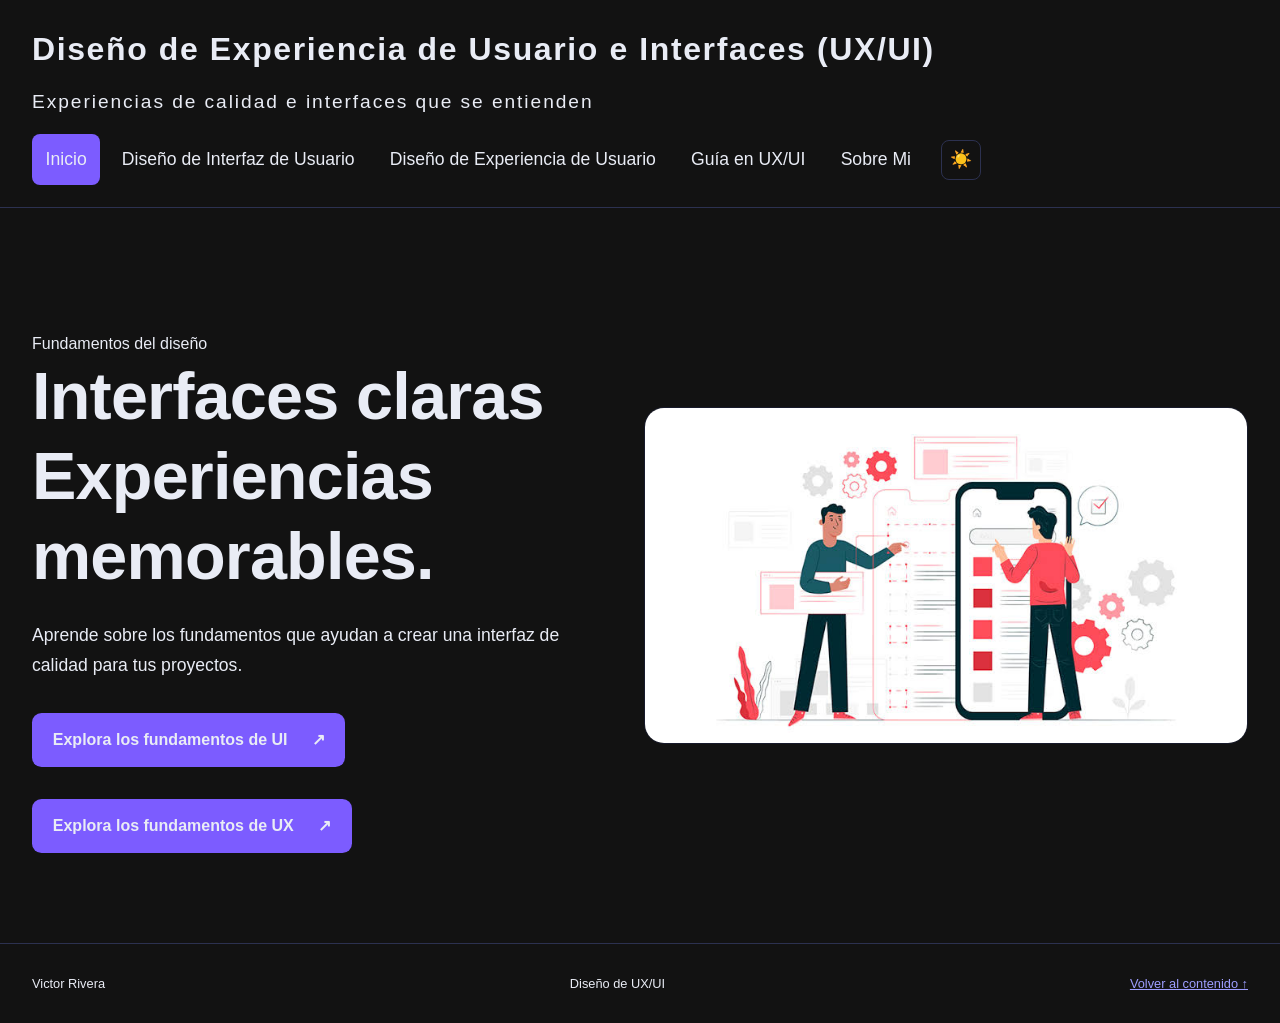
<file: index.html>
<!DOCTYPE html>
<html lang="es">
<head>
    <meta charset="UTF-8">
    <meta name="viewport" content="width=device-width, initial-scale=1.0">
    <title>Inicio | Parcial 2 - Victor Rivera</title>
    <script>(function(){var t=localStorage.getItem('tema');if(t)document.documentElement.setAttribute('data-theme',t);})();</script>
    <link rel="stylesheet" href="css/estilos.css">
</head>
<body>
    <a class="skip-link" href="#contenido">Saltar al contenido</a>
    <header class="site-header">
        <div class="container header-layout">
            <a class="brand" href="index.html">Diseño de Experiencia de Usuario e Interfaces (UX/UI)<span class="brand-subtitle">Experiencias de calidad e interfaces que se entienden</span></a>
            <nav aria-label="Navegación principal">
                <ul class="nav-list">
                    <li><a href="index.html" class="activo" aria-current="page">Inicio</a></li>
                    <li><a href="ui.html">Diseño de Interfaz de Usuario</a></li>
                    <li><a href="ux.html">Diseño de Experiencia de Usuario</a></li>
                    <li><a href="guia.html">Guía en UX/UI</a></li>                 
                    <li><a href="sobreMi.html">Sobre Mi</a></li>
                    <li><button type="button" class="theme-toggle" aria-label="Cambiar modo de color" aria-pressed="false" title="Cambiar modo de color">☀️</button></li>
                </ul>
            </nav>
        </div>
    </header>
    <main id="contenido" class="container" tabindex="-1">
        <section class="hero" aria-labelledby="hero-title">
            <div class="hero-copy">
                <p class="eyebrow">Fundamentos del diseño</p>
                <h1 id="hero-title">Interfaces claras<br><span>Experiencias memorables.</span></h1>
                <p class="lead">Aprende sobre los fundamentos que ayudan a crear una interfaz de calidad para tus proyectos.</p>
                <div class="actions"><a class="button" href="ui.html">Explora los fundamentos de UI <span aria-hidden="true">↗</span></a></div>
                <div class="actions"><a class="button" href="ux.html">Explora los fundamentos de UX <span aria-hidden="true">↗</span></a></div>
            </div>
            <figure class="hero-image">
                <img src="img/Diseño.jpg" width="604" height="340" alt="Portada de la pagina">
            </figure>
        </section>
    </main>

    <footer class="site-footer">
        <div class="container footer-layout"><p>Victor Rivera</p><p>Diseño de UX/UI</p><a href="#contenido">Volver al contenido ↑</a></div>
    </footer>
<script src="js/tema.js" defer></script>
</body>
</html>
</file>
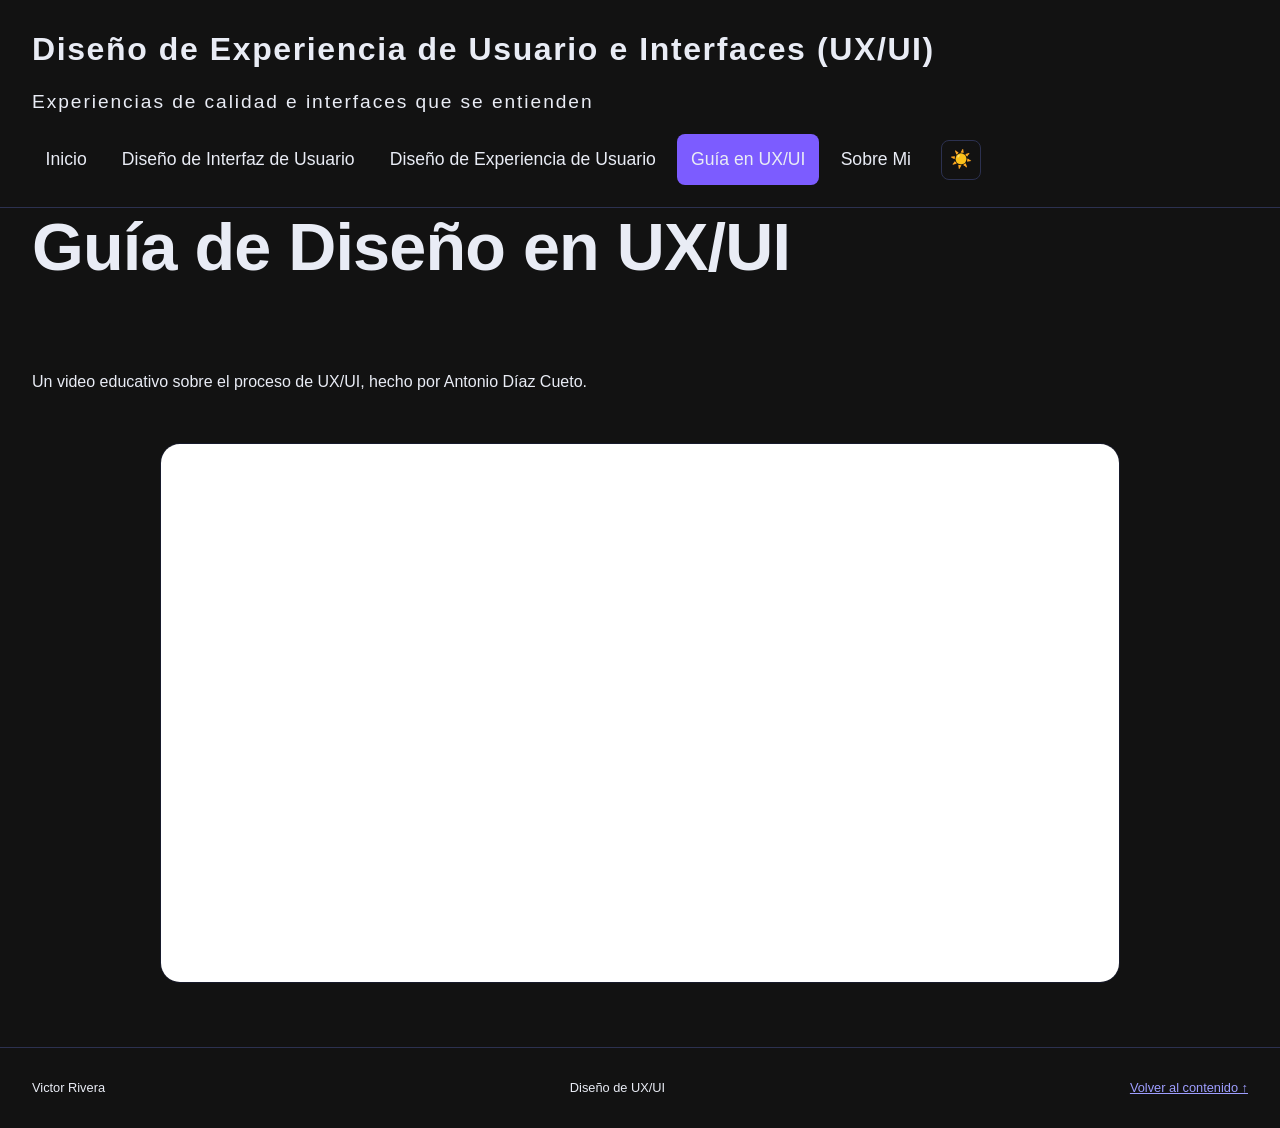
<file: guia.html>
<!DOCTYPE html>
<html lang="es">
<head>
    <meta charset="UTF-8">
    <meta name="viewport" content="width=device-width, initial-scale=1.0">
    <title>Guía | Parcial 2 - Victor Rivera</title>
    <script>(function(){var t=localStorage.getItem('tema');if(t)document.documentElement.setAttribute('data-theme',t);})();</script>
    <link rel="stylesheet" href="css/estilos.css">

</head>
<body>
    <a class="skip-link" href="#contenido">Saltar al contenido</a>
    <header class="site-header">
        <div class="container header-layout">
            <a class="brand" href="index.html">Diseño de Experiencia de Usuario e Interfaces (UX/UI)<span class="brand-subtitle">Experiencias de calidad e interfaces que se entienden</span></a>
            <nav aria-label="Navegación principal">
                <ul class="nav-list">
                    <li><a href="index.html">Inicio</a></li>
                    <li><a href="ui.html">Diseño de Interfaz de Usuario</a></li>
                    <li><a href="ux.html">Diseño de Experiencia de Usuario</a></li>
                    <li><a href="guia.html" class="activo" aria-current="page">Guía en UX/UI</a></li>                 
                    <li><a href="sobreMi.html">Sobre Mi</a></li>
                    <li><button type="button" class="theme-toggle" aria-label="Cambiar modo de color" aria-pressed="false" title="Cambiar modo de color">☀️</button></li>
                </ul>
            </nav>
        </div>
    </header> 

<main id="contenido" class="container" tabindex="-1">
        <section class="page-intro" aria-labelledby="info-title"><h1 id="info-title">Guía de Diseño en UX/UI</h1></section>
        <p>Un video educativo sobre el proceso de UX/UI, hecho por Antonio Díaz Cueto.</p>
        <section class="video-section" aria-labelledby="player-title">
            <div class="video-frame"><iframe src="https://www.youtube.com/embed/F4Wy8WkVmyA" title="Reproductor de la guía en YouTube" width="560" height="315" loading="lazy" allow="accelerometer; autoplay; clipboard-write; encrypted-media; gyroscope; picture-in-picture; web-share" referrerpolicy="strict-origin-when-cross-origin" allowfullscreen></iframe></div>
        </section>
</main>
    
    <footer class="site-footer">
        <div class="container footer-layout"><p>Victor Rivera</p><p>Diseño de UX/UI</p><a href="#contenido">Volver al contenido ↑</a></div>
    </footer>

<script src="js/tema.js" defer></script>
</body>
</html>
</file>
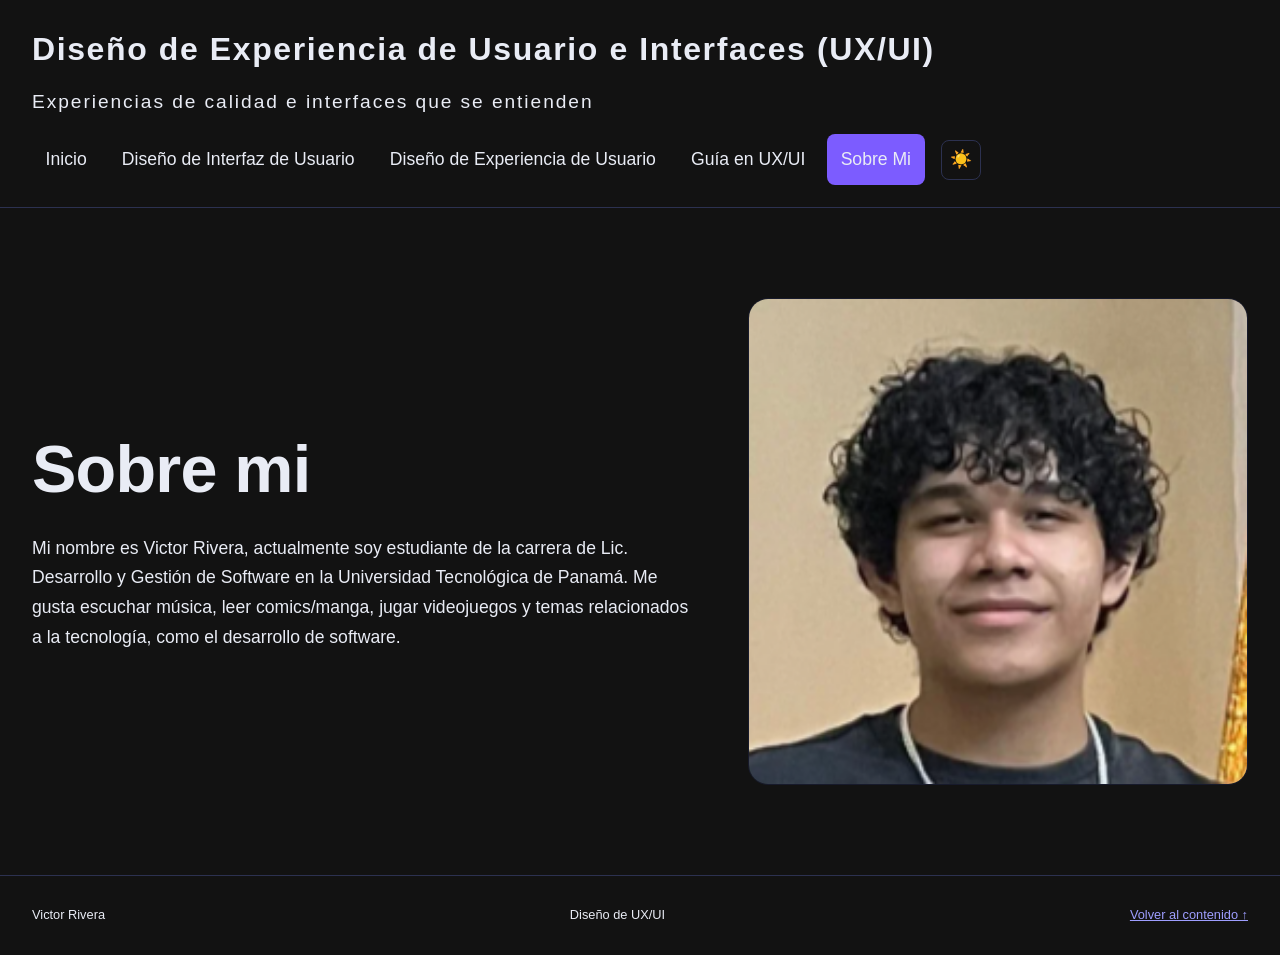
<file: sobreMi.html>
<!DOCTYPE html>
<html lang="es">
<head>
    <meta charset="UTF-8">
    <meta name="viewport" content="width=device-width, initial-scale=1.0">
    <title>Sobre Mi | Parcial 2 - Victor Rivera</title>
    <script>(function(){var t=localStorage.getItem('tema');if(t)document.documentElement.setAttribute('data-theme',t);})();</script>
    <link rel="stylesheet" href="css/estilos.css">
</head>
<body>
 <a class="skip-link" href="#contenido">Saltar al contenido</a>
    <header class="site-header">
        <div class="container header-layout">
            <a class="brand" href="index.html">Diseño de Experiencia de Usuario e Interfaces (UX/UI)<span class="brand-subtitle">Experiencias de calidad e interfaces que se entienden</span></a>
            <nav aria-label="Navegación principal">
                <ul class="nav-list">
                    <li><a href="index.html">Inicio</a></li>
                    <li><a href="ui.html">Diseño de Interfaz de Usuario</a></li>
                    <li><a href="ux.html">Diseño de Experiencia de Usuario</a></li>
                    <li><a href="guia.html">Guía en UX/UI</a></li>                 
                    <li><a href="sobreMi.html" class="activo" aria-current="page">Sobre Mi</a></li>
                    <li><button type="button" class="theme-toggle" aria-label="Cambiar modo de color" aria-pressed="false" title="Cambiar modo de color">☀️</button></li>
                </ul>
            </nav>
        </div>
    </header>

<main id="contenido" class="container" tabindex="-1">
        <section class="hero" aria-labelledby="hero-title">
            <div class="hero-copy">
                <h1 id="hero-title">Sobre mi<br></h1>
                <p class="lead">Mi nombre es Victor Rivera, actualmente soy estudiante de la carrera de Lic. Desarrollo y Gestión de Software en la 
                    Universidad Tecnológica de Panamá. Me gusta escuchar música, leer comics/manga, jugar videojuegos y temas relacionados a la tecnología, como el desarrollo de software.
                </p>   
            </div>
            <figure class="hero-image">
                <img src="img/Autor.png" width="500" height="200" alt="Victor Rivera">
            </figure>
        </section>
    </main>

    <footer class="site-footer">
        <div class="container footer-layout"><p>Victor Rivera</p><p>Diseño de UX/UI</p><a href="#contenido">Volver al contenido ↑</a></div>
    </footer>

<script src="js/tema.js" defer></script>

</body>
</html>
</file>
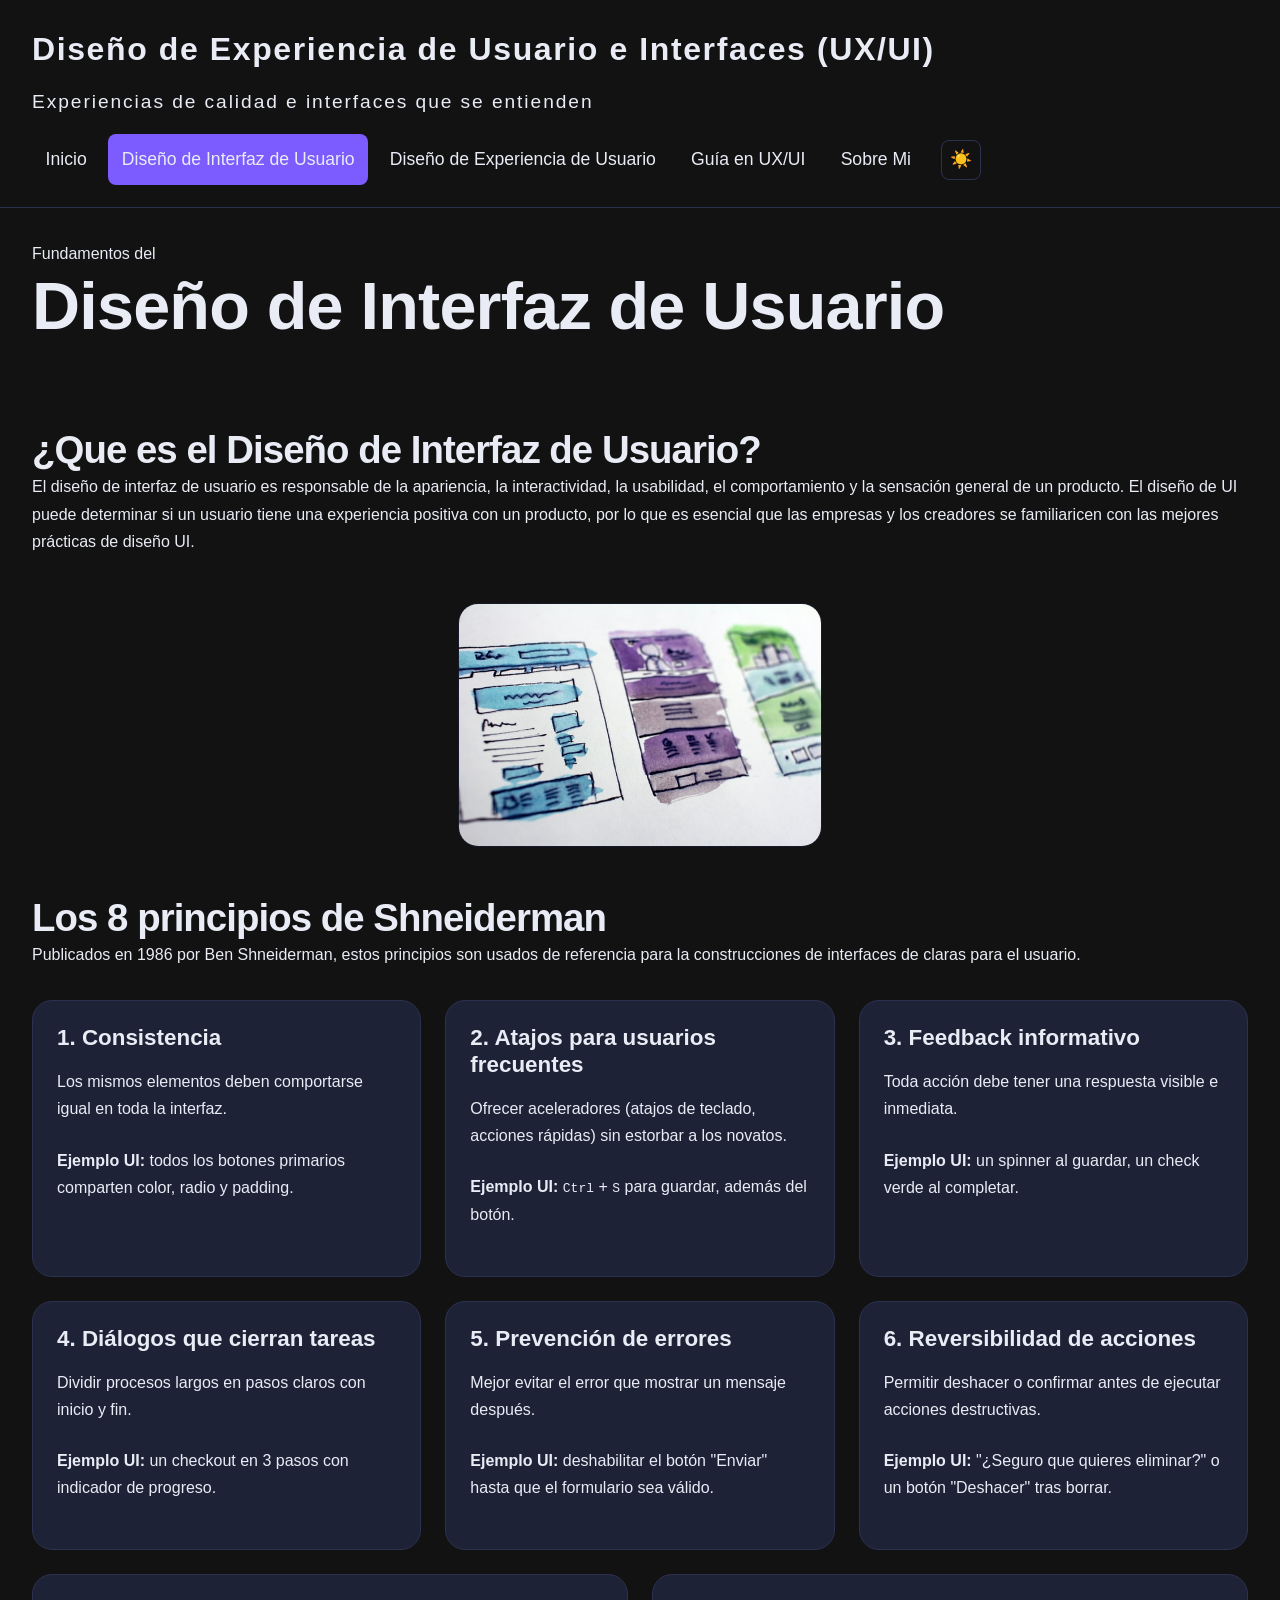
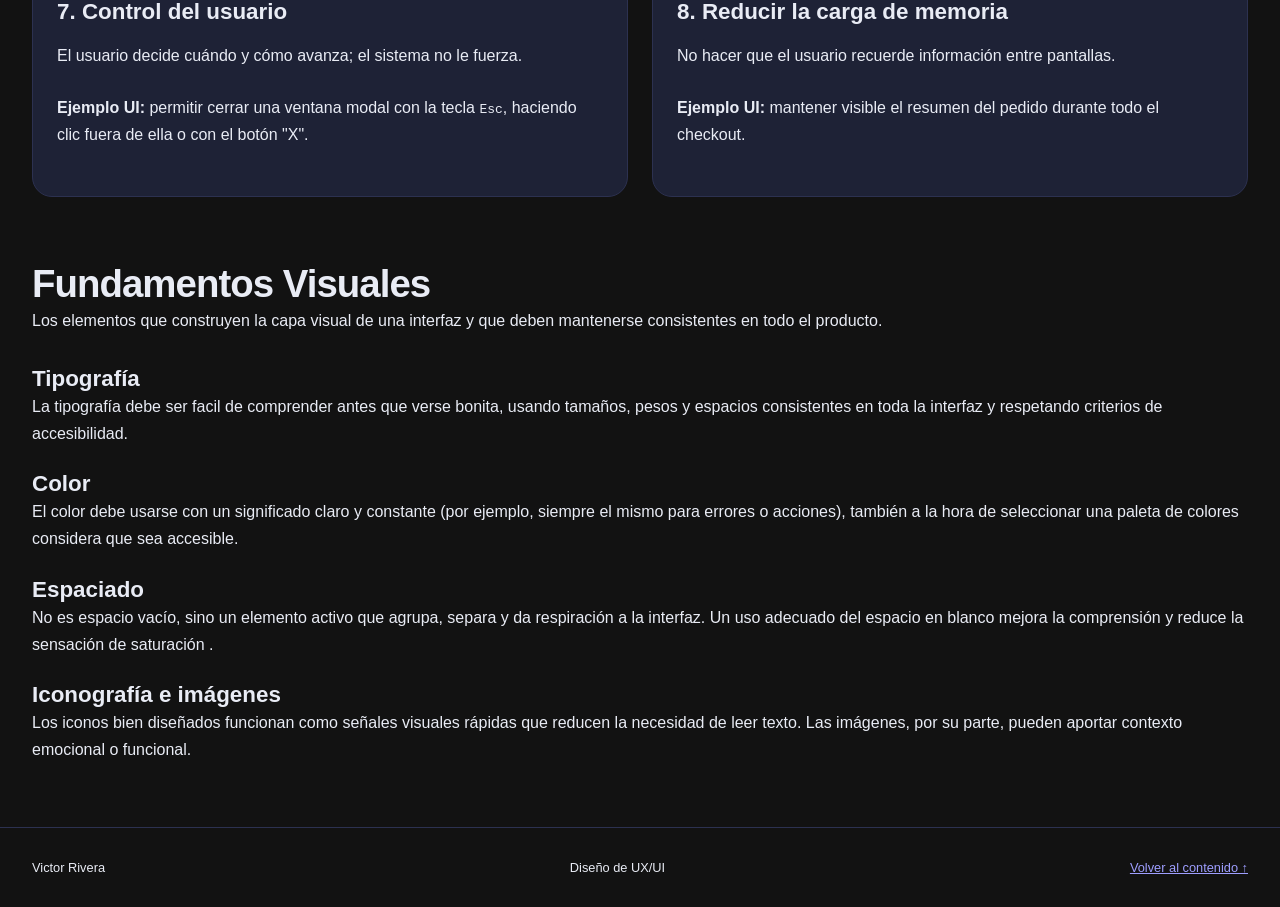
<file: ui.html>
<!DOCTYPE html>
<html lang="es">
<head>
    <meta charset="UTF-8">
    <meta name="viewport" content="width=device-width, initial-scale=1.0">
    <title>UI | Parcial 2 - Victor Rivera</title>
    <script>(function(){var t=localStorage.getItem('tema');if(t)document.documentElement.setAttribute('data-theme',t);})();</script>
    <link rel="stylesheet" href="css/estilos.css">
</head>


<body>
     <a class="skip-link" href="#contenido">Saltar al contenido</a>
    <header class="site-header">
        <div class="container header-layout">
            <a class="brand" href="index.html">Diseño de Experiencia de Usuario e Interfaces (UX/UI)<span class="brand-subtitle">Experiencias de calidad e interfaces que se entienden</span></a>
            <nav aria-label="Navegación principal">
                <ul class="nav-list">
                    <li><a href="index.html">Inicio</a></li>
                    <li><a href="ui.html" class="activo" aria-current="page">Diseño de Interfaz de Usuario</a></li>
                    <li><a href="ux.html">Diseño de Experiencia de Usuario</a></li>
                    <li><a href="guia.html">Guía en UX/UI</a></li>                 
                    <li><a href="sobreMi.html">Sobre Mi</a></li>
                    <li><button type="button" class="theme-toggle" aria-label="Cambiar modo de color" aria-pressed="false" title="Cambiar modo de color">☀️</button></li>
                </ul>
            </nav>
        </div>
    </header>


    <main id="contenido" class="container" tabindex="-1">
        <section class="page-intro" aria-labelledby="info-title"><p class="eyebrow">Fundamentos del</p><h1 id="info-title">Diseño de Interfaz de Usuario</h1></section>
        <h2>¿Que es el Diseño de Interfaz de Usuario?</h2>
        <p>El diseño de interfaz de usuario es responsable de la apariencia, la interactividad, la usabilidad, el comportamiento y la sensación general de un producto. El diseño de UI puede determinar si un usuario tiene una experiencia positiva con un producto, por lo que es esencial que las empresas y los creadores se familiaricen con las mejores prácticas de diseño UI.</p>
        <figure class="image-body">
            <img src="img/ImagenUI.jpg" width="604" height="340" alt="Ejemplo de versiones de una interfaz">
        </figure>
        <h2>Los 8 principios de Shneiderman</h2>
        <p>Publicados en 1986 por Ben Shneiderman, estos principios son usados de referencia para la construcciones de interfaces de claras para el usuario.</p>

        
    <div class="grid-principios">

        <article class="card">
        <h3>1. Consistencia</h3>
        <p>Los mismos elementos deben comportarse igual en toda la interfaz.</p>
        <p class="ejemplo"><strong>Ejemplo UI:</strong> todos los botones primarios comparten color, radio y padding.</p>
        </article>

        <article class="card">
        <h3>2. Atajos para usuarios frecuentes</h3>
        <p>Ofrecer aceleradores (atajos de teclado, acciones rápidas) sin estorbar a los novatos.</p>
        <p class="ejemplo"><strong>Ejemplo UI:</strong> <kbd>Ctrl</kbd> + <kbd>S</kbd> para guardar, además del botón.</p>
        </article>

        <article class="card">
        <h3>3. Feedback informativo</h3>
        <p>Toda acción debe tener una respuesta visible e inmediata.</p>
        <p class="ejemplo"><strong>Ejemplo UI:</strong> un spinner al guardar, un check verde al completar.</p>
        </article>

        <article class="card">
        <h3>4. Diálogos que cierran tareas</h3>
        <p>Dividir procesos largos en pasos claros con inicio y fin.</p>
        <p class="ejemplo"><strong>Ejemplo UI:</strong> un checkout en 3 pasos con indicador de progreso.</p>
        </article>

        <article class="card">
        <h3>5. Prevención de errores</h3>
        <p>Mejor evitar el error que mostrar un mensaje después.</p>
        <p class="ejemplo"><strong>Ejemplo UI:</strong> deshabilitar el botón "Enviar" hasta que el formulario sea válido.</p>
        </article>

        <article class="card">
        <h3>6. Reversibilidad de acciones</h3>
        <p>Permitir deshacer o confirmar antes de ejecutar acciones destructivas.</p>
        <p class="ejemplo"><strong>Ejemplo UI:</strong> "¿Seguro que quieres eliminar?" o un botón "Deshacer" tras borrar.</p>
        </article>

        <article class="card">
        <h3>7. Control del usuario</h3>
        <p>El usuario decide cuándo y cómo avanza; el sistema no le fuerza.</p>
        <p class="ejemplo"><strong>Ejemplo UI:</strong>  permitir cerrar una ventana modal con la tecla <kbd>Esc</kbd>, haciendo clic fuera de ella o con el botón "X".</p>
        </article>

        <article class="card">
        <h3>8. Reducir la carga de memoria</h3>
        <p>No hacer que el usuario recuerde información entre pantallas.</p>
        <p class="ejemplo"><strong>Ejemplo UI:</strong> mantener visible el resumen del pedido durante todo el checkout.</p>
        </article>

  </div>


    <h2>Fundamentos Visuales</h2>
        <p>Los elementos que construyen la capa visual de una interfaz y que deben mantenerse consistentes en todo el producto.</p>

    <div class="fundamentos-lista">

        <article class="fundamento">
        <h3>Tipografía</h3>
        <p>
            La tipografía debe ser facil de comprender antes que verse bonita, usando tamaños, pesos
            y espacios consistentes en toda la interfaz y respetando criterios de accesibilidad.
        </p>
        </article>

        <article class="fundamento">
        <h3>Color</h3>
        <p>
            El color debe usarse con un significado claro y constante (por ejemplo, siempre el mismo para errores o acciones),
            también a la hora de seleccionar una paleta de colores considera que sea accesible.
        </p>
        </article>

        <article class="fundamento">
        <h3>Espaciado</h3>
        <p>
            No es espacio vacío, sino un elemento activo que agrupa, separa y da respiración a la interfaz.
            Un uso adecuado del espacio en blanco mejora la comprensión y reduce la sensación de saturación .
        </p>
        </article>

        <article class="fundamento">
        <h3>Iconografía e imágenes</h3>
        <p>
            Los iconos bien diseñados funcionan como señales visuales rápidas que reducen la necesidad de leer texto. 
            Las imágenes, por su parte, pueden aportar contexto emocional o funcional.
        </p>
        </article>
    </div>
    </main>

    <footer class="site-footer">
        <div class="container footer-layout"><p>Victor Rivera</p><p>Diseño de UX/UI</p><a href="#contenido">Volver al contenido ↑</a></div>
    </footer>

<script src="js/tema.js" defer></script>

</body>
</html>
</file>
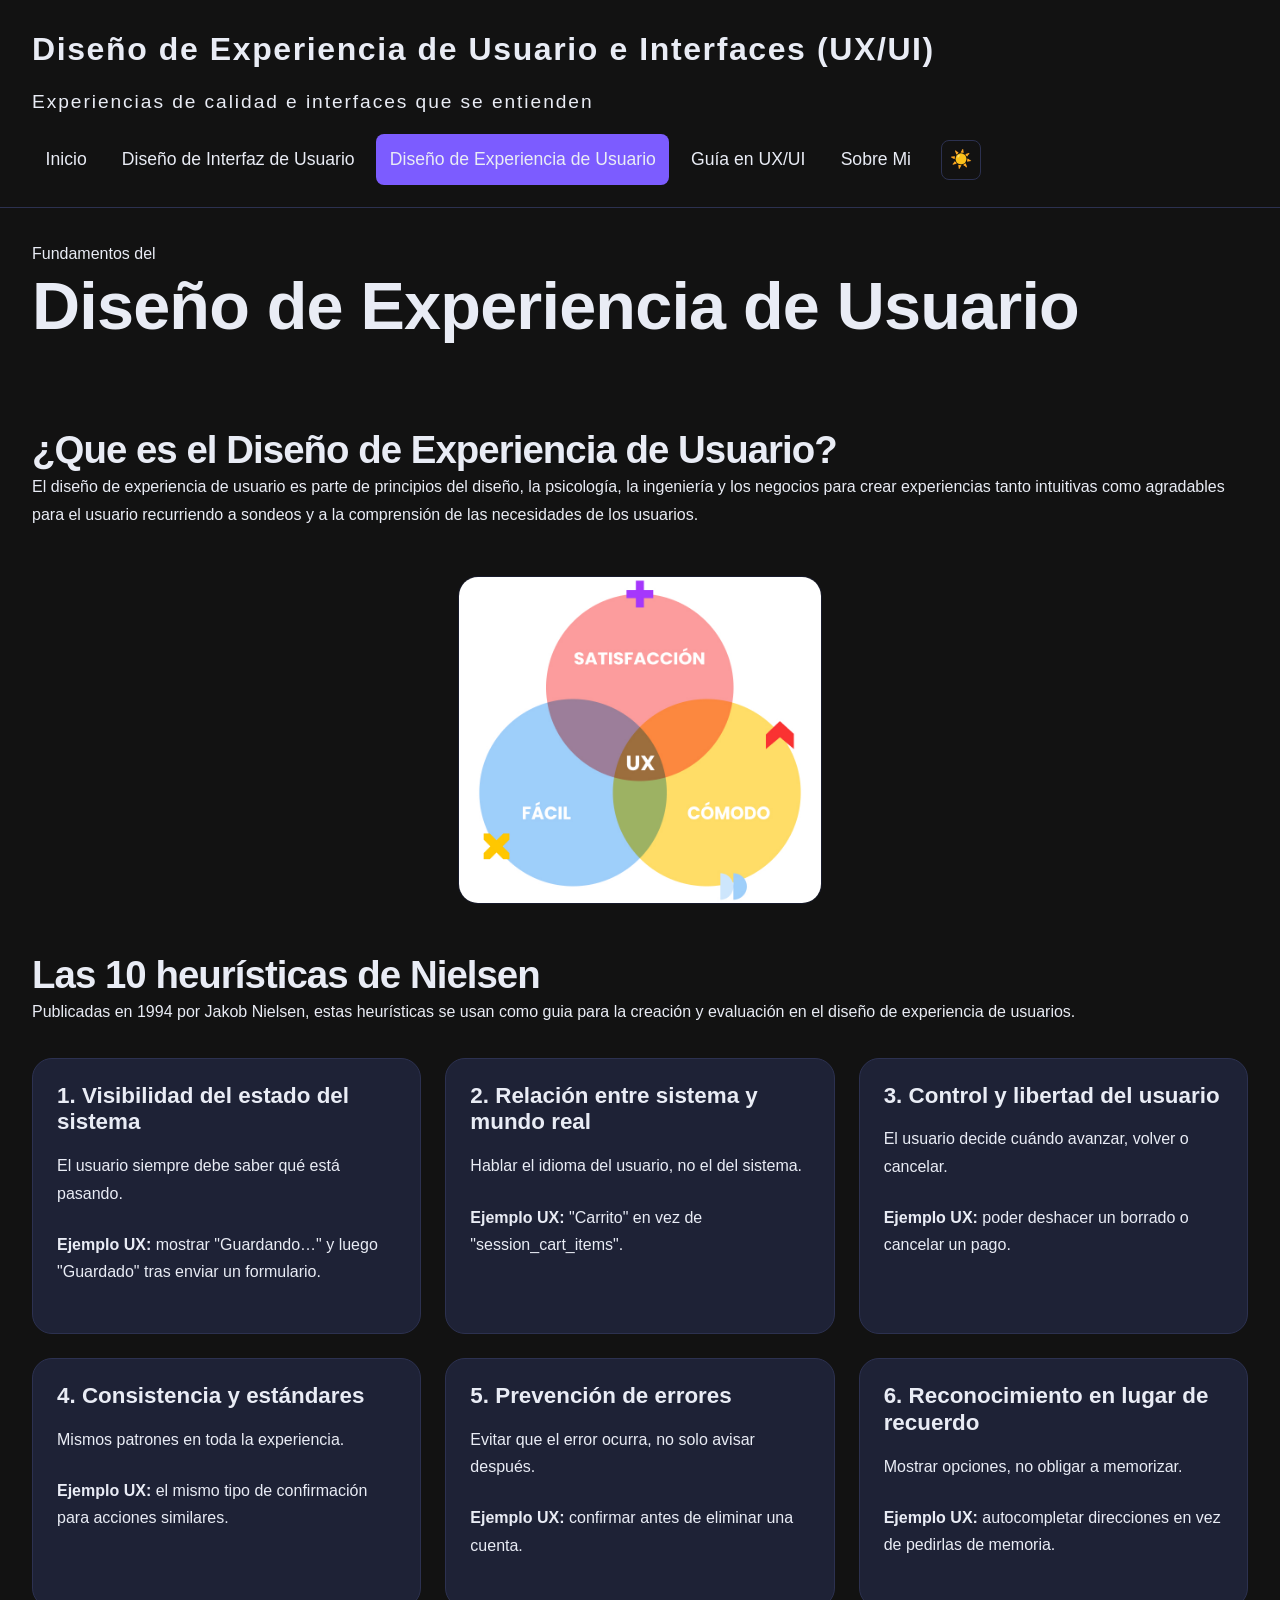
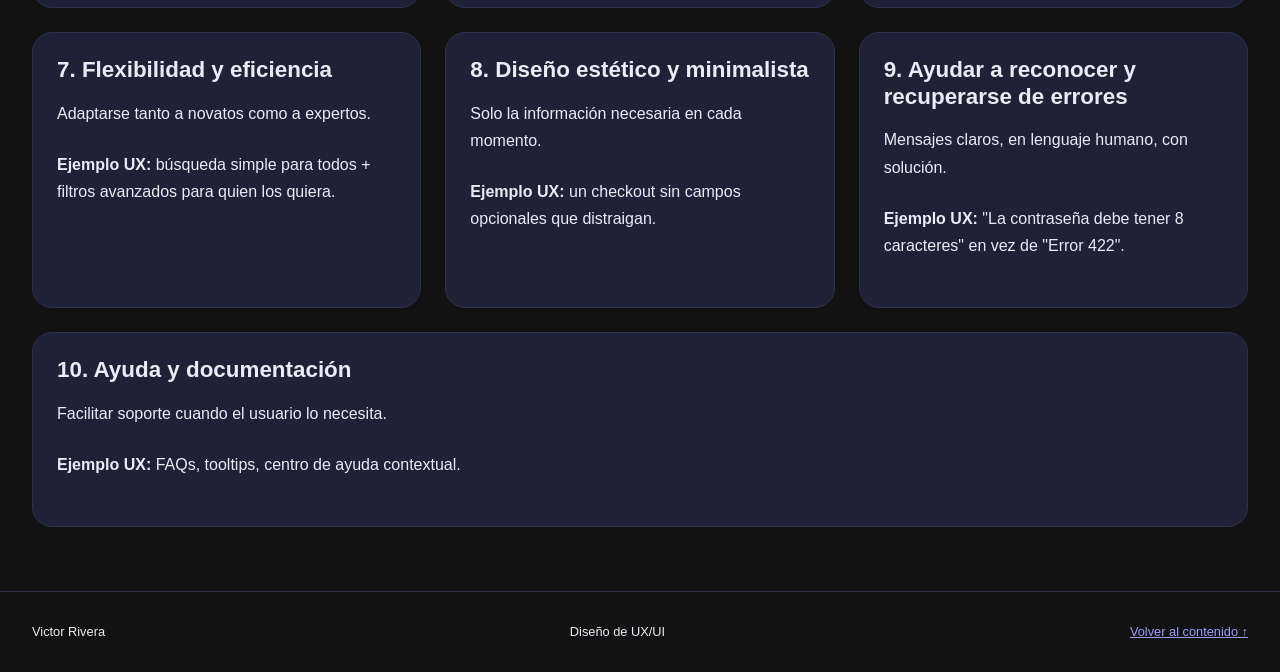
<file: ux.html>
<!DOCTYPE html>
<html lang="es">
<head>
    <meta charset="UTF-8">
    <meta name="viewport" content="width=device-width, initial-scale=1.0">
    <title>UX | Parcial 2 - Victor Rivera</title>
    <script>(function(){var t=localStorage.getItem('tema');if(t)document.documentElement.setAttribute('data-theme',t);})();</script>
    <link rel="stylesheet" href="css/estilos.css">
</head>


<body>
     <a class="skip-link" href="#contenido">Saltar al contenido</a>
    <header class="site-header">
        <div class="container header-layout">
            <a class="brand" href="index.html">Diseño de Experiencia de Usuario e Interfaces (UX/UI)<span class="brand-subtitle">Experiencias de calidad e interfaces que se entienden</span></a>
            <nav aria-label="Navegación principal">
                <ul class="nav-list">
                    <li><a href="index.html">Inicio</a></li>
                    <li><a href="ui.html">Diseño de Interfaz de Usuario</a></li>
                    <li><a href="ux.html"  class="activo" aria-current="page">Diseño de Experiencia de Usuario</a></li>
                    <li><a href="guia.html">Guía en UX/UI</a></li>                 
                    <li><a href="sobreMi.html">Sobre Mi</a></li>
                    <li><button type="button" class="theme-toggle" aria-label="Cambiar modo de color" aria-pressed="false" title="Cambiar modo de color">☀️</button></li>
                </ul>
            </nav>
        </div>
    </header>
    
    <main id="contenido" class="container" tabindex="-1">
        <section class="page-intro" aria-labelledby="info-title"><p class="eyebrow">Fundamentos del</p><h1 id="info-title">Diseño de Experiencia de Usuario</h1></section>
        <h2>¿Que es el Diseño de Experiencia de Usuario?</h2>
        <p>El diseño de experiencia de usuario es parte de principios del diseño, la psicología, la ingeniería y
           los negocios para crear experiencias tanto intuitivas como agradables para el usuario recurriendo a sondeos y
           a la comprensión de las necesidades de los usuarios.</p>
        <figure class="image-body">
                <img src="img/DiagramaUX.jpg" width="604" height="340" alt="Diagrama de UX">
            </figure>
        <h2>Las 10 heurísticas de Nielsen</h2>
        <p>Publicadas en 1994 por Jakob Nielsen, estas heurísticas se usan como guia para la creación y evaluación en el diseño de experiencia de usuarios.</p>

    <div class="grid-heuristicas">

        <article class="card">
        <h3>1. Visibilidad del estado del sistema</h3>
        <p>El usuario siempre debe saber qué está pasando.</p>
        <p class="ejemplo"><strong>Ejemplo UX:</strong> mostrar "Guardando…" y luego "Guardado" tras enviar un formulario.</p>
        </article>

        <article class="card">
        <h3>2. Relación entre sistema y mundo real</h3>
        <p>Hablar el idioma del usuario, no el del sistema.</p>
        <p class="ejemplo"><strong>Ejemplo UX:</strong> "Carrito" en vez de "session_cart_items".</p>
        </article>

        <article class="card">
        <h3>3. Control y libertad del usuario</h3>
        <p>El usuario decide cuándo avanzar, volver o cancelar.</p>
        <p class="ejemplo"><strong>Ejemplo UX:</strong> poder deshacer un borrado o cancelar un pago.</p>
        </article>

        <article class="card">
        <h3>4. Consistencia y estándares</h3>
        <p>Mismos patrones en toda la experiencia.</p>
        <p class="ejemplo"><strong>Ejemplo UX:</strong> el mismo tipo de confirmación para acciones similares.</p>
        </article>

        <article class="card">
        <h3>5. Prevención de errores</h3>
        <p>Evitar que el error ocurra, no solo avisar después.</p>
        <p class="ejemplo"><strong>Ejemplo UX:</strong> confirmar antes de eliminar una cuenta.</p>
        </article>

        <article class="card">
        <h3>6. Reconocimiento en lugar de recuerdo</h3>
        <p>Mostrar opciones, no obligar a memorizar.</p>
        <p class="ejemplo"><strong>Ejemplo UX:</strong> autocompletar direcciones en vez de pedirlas de memoria.</p>
        </article>

        <article class="card">
        <h3>7. Flexibilidad y eficiencia</h3>
        <p>Adaptarse tanto a novatos como a expertos.</p>
        <p class="ejemplo"><strong>Ejemplo UX:</strong> búsqueda simple para todos + filtros avanzados para quien los quiera.</p>
        </article>

        <article class="card">
        <h3>8. Diseño estético y minimalista</h3>
        <p>Solo la información necesaria en cada momento.</p>
        <p class="ejemplo"><strong>Ejemplo UX:</strong> un checkout sin campos opcionales que distraigan.</p>
        </article>

        <article class="card">
        <h3>9. Ayudar a reconocer y recuperarse de errores</h3>
        <p>Mensajes claros, en lenguaje humano, con solución.</p>
        <p class="ejemplo"><strong>Ejemplo UX:</strong> "La contraseña debe tener 8 caracteres" en vez de "Error 422".</p>
        </article>

        <article class="card">
        <h3>10. Ayuda y documentación</h3>
        <p>Facilitar soporte cuando el usuario lo necesita.</p>
        <p class="ejemplo"><strong>Ejemplo UX:</strong> FAQs, tooltips, centro de ayuda contextual.</p>
        </article>

    </div>

    </main>

    <footer class="site-footer">
        <div class="container footer-layout"><p>Victor Rivera</p><p>Diseño de UX/UI</p><a href="#contenido">Volver al contenido ↑</a></div>
    </footer>

<script src="js/tema.js" defer></script>

</body>
</html>
</file>
<file: css/estilos.css>
html{
    color-scheme: dark;
}

html, body, header, nav, section, article, div, span, h1, h2, h3, p , ul, li, figure, figcaption, img, frame{
    box-sizing: border-box;
}

body{
    margin:0;
    background: radial-gradient(ellipse at 85% 10%, transparent 30%) #0F1220;
    color: #E9ECF5;
    font-family: 'Segoe UI', Tahoma, Geneva, Verdana, sans-serif;
    line-height: 1.7;
}

h1, h2, h3, p, figure{
    margin: 0;    
}

h1, h2, h3 { 
    line-height: 1.2;
}

h1{
    font-size: clamp(2.5rem, 5.2vw, 4.8rem);
    font-weight: 750;
    letter-spacing: -0.05rem;
}

h2{
    font-size: clamp(1.6rem, 3vw, 2.4rem);
    letter-spacing: -0.025em;
}

h3{
    font-size: 1.4rem;
}

p{
    color: #E9ECF5;

}



img{
    display: block;
    max-width: 100%;
    height: auto;
}

a:focus{
    outline: 3px solid #E9ECF5;
    outline-offset: 5px;
}

.container{
    width: min(76rem, calc(100% - 2rem));
    margin-inline: auto ;
}

.site-header{
    border-bottom: 1px solid #2C3150;
}

.header-layout{
    display: flex;
    flex-wrap: wrap;
    justify-content: space-between;
    align-items: center;
    gap: 1rem;
    padding-block: 1.4rem;
}

.brand{
    display: flex;
    flex-wrap: wrap;
    align-items: center;
    gap: 0.55rem;
    color: #E9ECF5;
    font-weight: 600;
    font-size: 2rem;
    letter-spacing: 0.05em;
    text-decoration: none;
}

.brand-subtitle{
    flex-basis: 100%;
    color: #E9ECF5;
    font-size: 1.2rem;
    font-weight: 100;
    letter-spacing: 0.1em;
}

.nav-list{
    display: flex;
    flex-direction: row; 
    align-items: center; 
    gap: 0.5rem;         
    margin: 0;
    padding: 0;
    list-style: none;}

.nav-list a{
    display: block;
    padding: 0.65rem 0.85rem;
    border-radius: 0.5rem;
    color: #E9ECF5;
    text-decoration: none;
    font-size: 1.1rem;
}

.nav-list a:hover{
    color:#E9ECF5;
    background-color: #B06CFF;
}

.nav-list .activo{
    background: #7C5CFF;
    color: #E9ECF5;
}

.skip-link{
    position: absolute;
    top: 0.5em;
    left: 1rem;
    transform: translateY(-180%);
    background: #E9ECF5;
    color: #101111;
    padding: 0.75rem;
    z-index: 10;
}

.skip-link:focus{
    transform: translateY(0);
}

.section{
    padding-block: clamp(2.5rem, 6vw, 5rem);
}
.section-heading{
    max-width: 42rem;
    margin-bottom: 2rem;
}

.lead{
    font-size: 1.1rem;
    max-width: 42rem;
    margin-top: 1.5rem;
}

.hero{
    display: flex;
    flex-direction: column;
    gap: 2.5rem;
    padding-block: clamp(3rem, 7vw, 6rem);
    align-items: center;
}

.hero-copy , hero-image{
    flex:1;
    min-width: 0;
}

.hero-image img{
    border: 1px solid #171A2B;
    border-radius: 1.25rem;
}

.actions{
    display: flex;
    flex-wrap: wrap;
    align-items: center;
    gap: 1.5rem;
    margin-top: 2rem;
}

.button{
    display: inline-flex;
    gap: 1.5rem;
    align-items: center;
    padding: 0.85rem 1.3rem;
    border-radius: 0.6rem;
    background: #7C5CFF;
    color: #E9ECF5;
    font-weight: 700;
    text-decoration: none;
}

.button:hover{
    background: #B06CFF;
    color: #E9ECF5;
}

.card{
    flex: 1 1 18rem;
    min-width: 0;
    padding: 1.5rem;
    border: 1px solid #2C3150;
    border-radius: 1.25rem;
    background: #1E2236;
}

.card-number{
    display: block;
    font-size: 0.7rem;
    color:#E9ECF5;
    letter-spacing: 0.12rem;
    margin-bottom: 1.5rem;
}

.card h2{
    font-size: 1.2rem;
}

.card p{
    margin-block: 1rem 1.5rem;
}

.grid-principios , .grid-heuristicas , .fundamentos-lista{
    display: flex;
    flex-wrap: wrap;
    gap: 1.5rem;
    margin-top: 2rem; 
    margin-bottom: 4rem;
}

.site-footer{
    border-top: 1px solid #2C3150;
    font-size: 0.8rem;
}

.footer-layout{
    display: flex;
    flex-wrap: wrap;
    justify-content: space-between;
    gap: 1rem;
    padding-block: 1.8rem;
}

.page-intro {
    margin-bottom: 3.5rem; 
    padding-bottom: 1.5rem; 
}

.eyebrow{
    margin-top: 2rem;
}

.image-body img{
    display: block;
    margin: 3rem auto; 
    width: 30%;
    max-width: 30rem; 
    text-align: center; 
    border: 1px solid #171A2B;
    border-radius: 1.25rem;
}

.video-section{
    margin-top: 3rem;
    max-width: 60rem;
    margin-inline: auto ;
    padding-bottom: 4rem;
}

.video-frame{
    aspect-ratio: 16 / 9;
    border: 1px solid #171A2B;
    border-radius: 1.25rem;
    overflow: hidden;
    background: #1b1b1b;
}

.video-frame iframe{
    display: block;
    width: 100%;
    height: 100%;
    border: 0;
}

@media(min-width:52rem){
    .hero{
        flex-direction: row;
        gap: 3rem;
    }
}

@media(max-width:24rem){
    .nav-list a{
        padding-inline: 0.65rem;
    }
    .card{
        padding: 1.25rem;
    }
}

/* ---------- Modo claro (solo sobrescribe lo necesario) ---------- */
html[data-theme="light"]{
    color-scheme: light;
}
html[data-theme="light"] body{
    background: #F6F7FB;
    color: #1B1F33;
}
html[data-theme="light"] h1,
html[data-theme="light"] h2,
html[data-theme="light"] h3,
html[data-theme="light"] p,
html[data-theme="light"] .brand,
html[data-theme="light"] .brand-subtitle,
html[data-theme="light"] .nav-list a,
html[data-theme="light"] .nav-list a:hover,
html[data-theme="light"] .nav-list .activo,
html[data-theme="light"] .button{
    color: #1B1F33;
}
html[data-theme="light"] .site-header,
html[data-theme="light"] .site-footer{
    border-color: #D8DCEA;
}
html[data-theme="light"] .card{
    background: #FFFFFF;
    border-color: #D8DCEA;
}
html[data-theme="light"] .video-frame{
    background: #E9ECF5;
    border-color: #D8DCEA;
}
html[data-theme="light"] .hero-image img,
html[data-theme="light"] .image-body img{
    border-color: #D8DCEA;
}
html[data-theme="light"] .skip-link{
    background: #1B1F33;
    color: #F6F7FB;
}

/* ---------- Botón de tema ---------- */
.theme-toggle{
    display: inline-flex;
    align-items: center;
    justify-content: center;
    width: 2.5rem;
    height: 2.5rem;
    padding: 0;
    border: 1px solid #2C3150;
    border-radius: 0.5rem;
    background: transparent;
    color: #E9ECF5;
    font-size: 1.1rem;
    line-height: 1;
    cursor: pointer;
    margin-left: 0.5rem;
}
.theme-toggle:hover{
    background: #B06CFF;
    border-color: #B06CFF;
}
html[data-theme="light"] .theme-toggle{
    border-color: #D8DCEA;
    color: #1B1F33;
}
html[data-theme="light"] .theme-toggle:hover{
    background: #7C5CFF;
    border-color: #7C5CFF;
    color: #FFFFFF;
}
</file>
